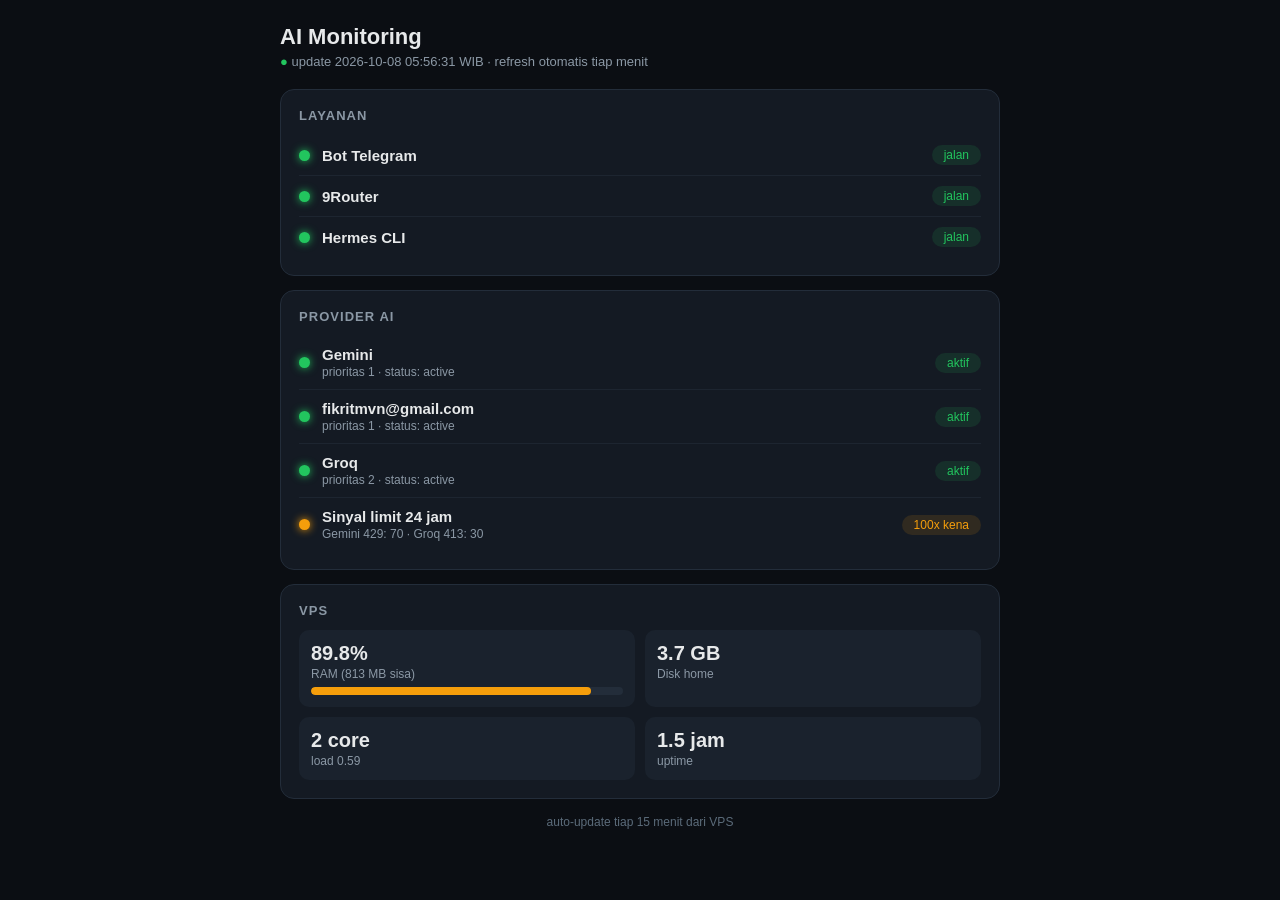
<file: index.html>
<!DOCTYPE html>
<html lang="id">
<head>
<meta charset="utf-8">
<meta name="viewport" content="width=device-width, initial-scale=1">
<title>AI Monitoring — kajoe</title>
<style>
  * { box-sizing: border-box; margin: 0; padding: 0; }
  body { font-family: -apple-system, 'Segoe UI', Roboto, sans-serif; background: #0b0e13; color: #e7e9ea; padding: 24px 16px; min-height: 100vh; }
  .wrap { max-width: 720px; margin: 0 auto; }
  h1 { font-size: 22px; margin-bottom: 4px; }
  .sub { color: #8b98a5; font-size: 13px; margin-bottom: 20px; }
  .sub .live { color: #22c55e; }
  .section { background: #141a23; border: 1px solid #232d3a; border-radius: 14px; padding: 18px; margin-bottom: 14px; }
  .section h2 { font-size: 13px; text-transform: uppercase; letter-spacing: .08em; color: #8b98a5; margin-bottom: 12px; font-weight: 600; }
  .row { display: flex; align-items: center; gap: 12px; padding: 10px 0; border-bottom: 1px solid #1d2530; }
  .row:last-child { border-bottom: none; }
  .dot { width: 11px; height: 11px; border-radius: 50%; flex-shrink: 0; }
  .dot.ok { background: #22c55e; box-shadow: 0 0 8px #22c55e; }
  .dot.bad { background: #ef4444; box-shadow: 0 0 8px #ef4444; }
  .dot.warn { background: #f59e0b; box-shadow: 0 0 8px #f59e0b; }
  .name { font-weight: 600; font-size: 15px; }
  .meta { color: #8b98a5; font-size: 12px; margin-top: 2px; }
  .tag { margin-left: auto; font-size: 12px; padding: 3px 12px; border-radius: 20px; flex-shrink: 0; }
  .tag.ok { color: #22c55e; background: rgba(34,197,94,.12); }
  .tag.bad { color: #ef4444; background: rgba(239,68,68,.12); }
  .tag.warn { color: #f59e0b; background: rgba(245,158,11,.12); }
  .bar { height: 8px; background: #232d3a; border-radius: 4px; overflow: hidden; margin-top: 6px; }
  .bar > div { height: 100%; border-radius: 4px; background: #22c55e; transition: width .5s; }
  .bar > div.warn { background: #f59e0b; }
  .bar > div.bad { background: #ef4444; }
  .grid { display: grid; grid-template-columns: 1fr 1fr; gap: 10px; }
  .stat { background: #1a222d; border-radius: 10px; padding: 12px; }
  .stat .v { font-size: 20px; font-weight: 700; }
  .stat .l { font-size: 12px; color: #8b98a5; margin-top: 2px; }
  .err { text-align: center; color: #8b98a5; padding: 40px 0; }
  .foot { text-align: center; color: #5b6b7a; font-size: 12px; margin-top: 16px; }
  .models { display: flex; flex-wrap: wrap; gap: 6px; margin-top: 8px; }
  .model-chip { font-size: 11px; background: #1a222d; border: 1px solid #232d3a; border-radius: 12px; padding: 3px 10px; color: #a8b5c2; }
</style>
</head>
<body>
<div class="wrap">
  <h1>AI Monitoring</h1>
  <div class="sub"><span class="live">●</span> <span id="updated">memuat…</span> · refresh otomatis tiap menit</div>
  <div id="content"><div class="err">Memuat data…</div></div>
  <div class="foot">auto-update tiap 15 menit dari VPS</div>
</div>
<script>
var DATA_URL = "monitoring-data.json";

function dot(cls) { return '<div class="dot ' + cls + '"></div>'; }
function tag(txt, cls) { return '<div class="tag ' + cls + '">' + txt + '</div>'; }
function esc(s) { return String(s == null ? "" : s).replace(/[&<>"]/g, function(c){ return {"&":"&amp;","<":"&lt;",">":"&gt;",'"':"&quot;"}[c]; }); }

function render(d) {
  document.getElementById("updated").textContent = "update " + d.updated_at;
  var h = "";

  h += '<div class="section"><h2>Layanan</h2>';
  (d.services || []).forEach(function(s) {
    h += '<div class="row">' + dot(s.running ? "ok" : "bad") +
      '<div><div class="name">' + esc(s.name) + '</div></div>' +
      tag(s.running ? "jalan" : "mati", s.running ? "ok" : "bad") + '</div>';
  });
  h += "</div>";

  h += '<div class="section"><h2>Provider AI</h2>';
  (d.providers || []).forEach(function(p) {
    var ok = p.active && p.status === "active";
    h += '<div class="row">' + dot(ok ? "ok" : "warn") +
      '<div><div class="name">' + esc(p.name) + '</div>' +
      '<div class="meta">prioritas ' + p.priority + ' · status: ' + esc(p.status || "-") + '</div>';
    if (p.models && p.models.length) {
      h += '<div class="models">' + p.models.map(function(m){ return '<span class="model-chip">' + esc(m) + '</span>'; }).join("") + '</div>';
    }
    h += '</div>' + tag(ok ? "aktif" : "cek", ok ? "ok" : "warn") + '</div>';
  });
  var q = d.quota_signals_24h || {};
  var qTotal = (q.gemini_429 || 0) + (q.groq_413 || 0);
  h += '<div class="row">' + dot(qTotal > 0 ? "warn" : "ok") +
    '<div><div class="name">Sinyal limit 24 jam</div>' +
    '<div class="meta">Gemini 429: ' + (q.gemini_429 || 0) + ' · Groq 413: ' + (q.groq_413 || 0) + '</div></div>' +
    tag(qTotal > 0 ? qTotal + "x kena" : "bersih", qTotal > 0 ? "warn" : "ok") + '</div>';
  h += "</div>";

  var s = d.system || {};
  var ramCls = s.ram_used_pct > 90 ? "bad" : (s.ram_used_pct > 75 ? "warn" : "");
  h += '<div class="section"><h2>VPS</h2><div class="grid">';
  h += '<div class="stat"><div class="v">' + (s.ram_used_pct || "-") + '%</div><div class="l">RAM (' + (s.ram_available_mb || "-") + ' MB sisa)</div><div class="bar"><div class="' + ramCls + '" style="width:' + (s.ram_used_pct || 0) + '%"></div></div></div>';
  h += '<div class="stat"><div class="v">' + (s.disk_home_mb ? (s.disk_home_mb/1024).toFixed(1) + " GB" : "-") + '</div><div class="l">Disk home</div></div>';
  h += '<div class="stat"><div class="v">' + (s.cpu_count || "-") + ' core</div><div class="l">load ' + (s.load_1m || "-") + '</div></div>';
  h += '<div class="stat"><div class="v">' + (s.uptime_hours || "-") + ' jam</div><div class="l">uptime</div></div>';
  h += "</div></div>";

  document.getElementById("content").innerHTML = h;
}

function load() {
  fetch(DATA_URL + "?t=" + Date.now())
    .then(function(r) { if (!r.ok) throw 0; return r.json(); })
    .then(render)
    .catch(function() {
      document.getElementById("content").innerHTML = '<div class="err">Gagal memuat data. Coba refresh.</div>';
    });
}
load();
setInterval(load, 60000);
</script>
</body>
</html>
</file>
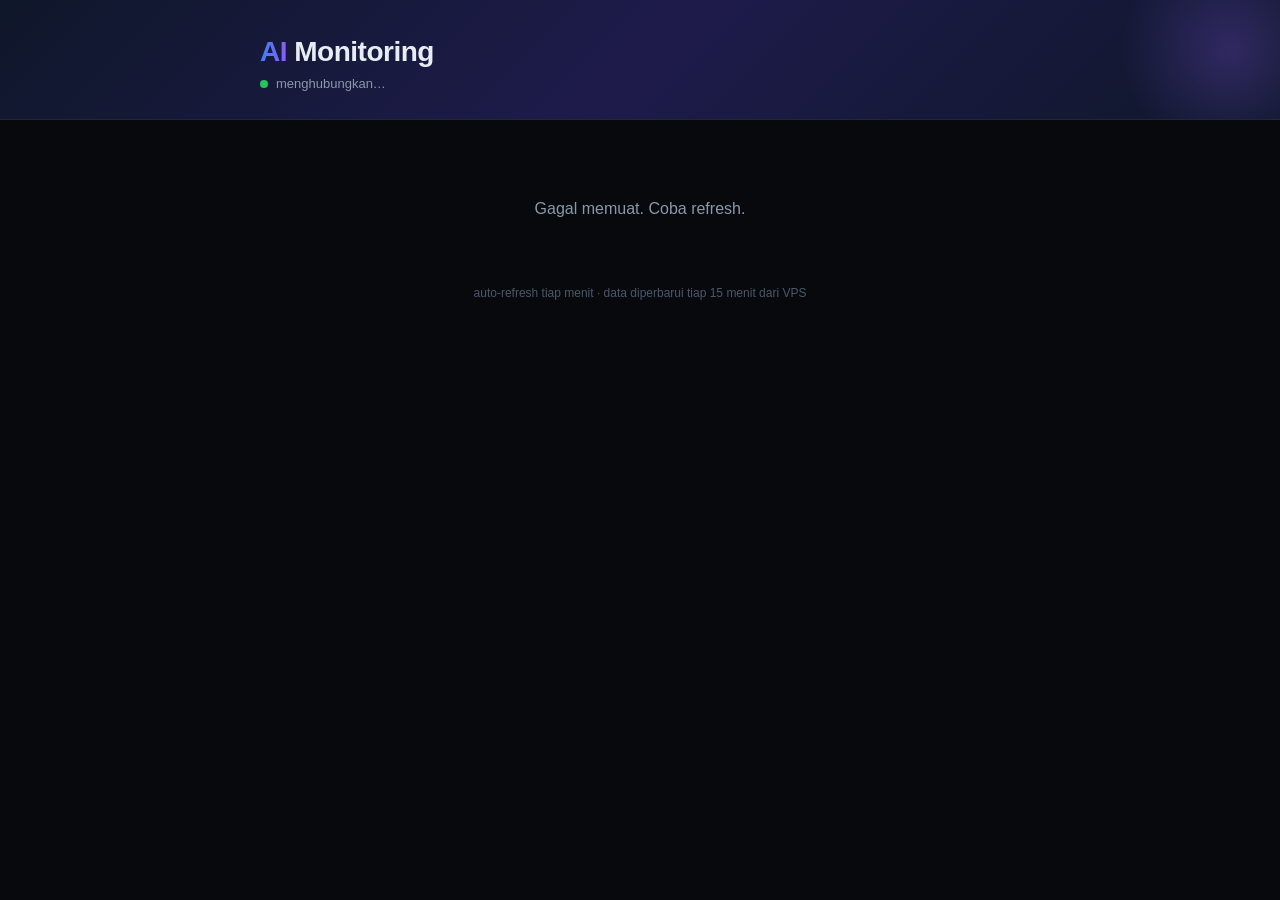
<file: monitoring.html>
<!DOCTYPE html>
<html lang="id">
<head>
<meta charset="utf-8">
<meta name="viewport" content="width=device-width, initial-scale=1">
<title>AI Monitoring — kajoe</title>
<style>
  * { box-sizing: border-box; margin: 0; padding: 0; }
  :root { --bg: #07090d; --card: #10141b; --card2: #161c26; --border: #1f2836; --txt: #e8edf3; --mut: #8b98a9; --green: #22c55e; --red: #ef4444; --amber: #f59e0b; --blue: #3b82f6; --purple: #8b5cf6; }
  body { font-family: -apple-system, 'Segoe UI', Roboto, 'Inter', sans-serif; background: var(--bg); color: var(--txt); min-height: 100vh; }
  .hero { background: linear-gradient(135deg, #0f172a 0%, #1e1b4b 50%, #0f172a 100%); padding: 36px 20px 28px; border-bottom: 1px solid var(--border); position: relative; overflow: hidden; }
  .hero::before { content: ""; position: absolute; top: -60px; right: -60px; width: 220px; height: 220px; background: radial-gradient(circle, rgba(139,92,246,.25), transparent 70%); border-radius: 50%; }
  .hero-inner { max-width: 760px; margin: 0 auto; position: relative; z-index: 1; }
  .hero h1 { font-size: 28px; font-weight: 800; letter-spacing: -0.5px; }
  .hero h1 .ai { background: linear-gradient(90deg, var(--blue), var(--purple)); -webkit-background-clip: text; -webkit-text-fill-color: transparent; }
  .hero .sub { color: var(--mut); font-size: 13px; margin-top: 8px; display: flex; align-items: center; gap: 8px; }
  .pulse { width: 8px; height: 8px; border-radius: 50%; background: var(--green); animation: pulse 2s infinite; }
  @keyframes pulse { 0%,100% { box-shadow: 0 0 0 0 rgba(34,197,94,.5); } 50% { box-shadow: 0 0 0 6px rgba(34,197,94,0); } }
  .wrap { max-width: 760px; margin: 0 auto; padding: 20px 16px 40px; }
  .section { margin-bottom: 22px; }
  .section-title { font-size: 12px; text-transform: uppercase; letter-spacing: .12em; color: var(--mut); font-weight: 700; margin-bottom: 12px; display: flex; align-items: center; gap: 8px; }
  .section-title::after { content: ""; flex: 1; height: 1px; background: var(--border); }
  .cards { display: grid; grid-template-columns: repeat(auto-fill, minmax(210px, 1fr)); gap: 12px; }
  .card { background: var(--card); border: 1px solid var(--border); border-radius: 16px; padding: 16px; }
  .card-top { display: flex; align-items: center; gap: 10px; margin-bottom: 10px; }
  .dot { width: 12px; height: 12px; border-radius: 50%; flex-shrink: 0; }
  .dot.ok { background: var(--green); box-shadow: 0 0 10px var(--green); animation: pulse 2s infinite; }
  .dot.bad { background: var(--red); box-shadow: 0 0 10px var(--red); }
  .dot.warn { background: var(--amber); box-shadow: 0 0 10px var(--amber); }
  .card-name { font-weight: 700; font-size: 15px; }
  .card-sub { color: var(--mut); font-size: 12px; margin-top: 2px; }
  .card-foot { margin-top: 10px; }
  .badge { font-size: 11px; font-weight: 700; padding: 4px 12px; border-radius: 20px; text-transform: uppercase; letter-spacing: .05em; display: inline-block; }
  .badge.ok { color: var(--green); background: rgba(34,197,94,.12); border: 1px solid rgba(34,197,94,.3); }
  .badge.bad { color: var(--red); background: rgba(239,68,68,.12); border: 1px solid rgba(239,68,68,.3); }
  .badge.warn { color: var(--amber); background: rgba(245,158,11,.12); border: 1px solid rgba(245,158,11,.3); }
  .chips { display: flex; flex-wrap: wrap; gap: 6px; margin-top: 10px; }
  .chip { font-size: 11px; background: var(--card2); border: 1px solid var(--border); border-radius: 12px; padding: 4px 10px; color: #a8b5c7; font-family: monospace; }
  /* Limit cards */
  .limit-grid { display: grid; grid-template-columns: 1fr 1fr; gap: 12px; }
  @media (max-width: 500px) { .limit-grid { grid-template-columns: 1fr; } }
  .limit-card { border-radius: 16px; padding: 18px; border: 1px solid var(--border); position: relative; overflow: hidden; }
  .limit-card.safe { background: linear-gradient(135deg, rgba(34,197,94,.08), var(--card)); }
  .limit-card.hit { background: linear-gradient(135deg, rgba(245,158,11,.1), var(--card)); border-color: rgba(245,158,11,.35); }
  .limit-card h3 { font-size: 16px; margin-bottom: 4px; }
  .limit-card .big-status { font-size: 13px; font-weight: 700; margin: 8px 0; }
  .limit-card .detail { font-size: 12px; color: var(--mut); line-height: 1.6; }
  .limit-card .meaning { font-size: 12px; margin-top: 10px; padding: 10px; background: rgba(0,0,0,.25); border-radius: 10px; line-height: 1.5; }
  .stat-grid { display: grid; grid-template-columns: repeat(2, 1fr); gap: 12px; margin-bottom: 12px; }
  @media (min-width: 600px) { .stat-grid { grid-template-columns: repeat(4, 1fr); } }
  .stat { background: var(--card); border: 1px solid var(--border); border-radius: 16px; padding: 16px; text-align: center; }
  .stat .big { font-size: 26px; font-weight: 800; }
  .stat .lbl { font-size: 11px; color: var(--mut); text-transform: uppercase; letter-spacing: .08em; margin-top: 4px; }
  .usage-card{background:var(--card);border:1px solid var(--border);border-radius:16px;padding:16px 18px;margin-bottom:12px;}.usage-top{display:flex;justify-content:space-between;align-items:baseline;margin-bottom:8px;}.usage-name{font-weight:700;font-size:14px;}.usage-pct{font-size:22px;font-weight:800;}.usage-sub{font-size:12px;color:var(--mut);margin-bottom:10px;}.usage-track{height:10px;background:var(--card2);border-radius:5px;overflow:hidden;}.usage-fill{height:100%;border-radius:5px;transition:width .5s;}
  .foot { text-align: center; color: #4b586a; font-size: 12px; margin-top: 8px; }
  .loading { text-align: center; padding: 60px 0; color: var(--mut); }
  .spinner { width: 36px; height: 36px; border: 3px solid var(--border); border-top-color: var(--purple); border-radius: 50%; margin: 0 auto 16px; animation: spin 0.8s linear infinite; }
  @keyframes spin { to { transform: rotate(360deg); } }
</style>
</head>
<body>
<div class="hero"><div class="hero-inner">
  <h1><span class="ai">AI</span> Monitoring</h1>
  <div class="sub"><span class="pulse"></span><span id="updated">menghubungkan…</span></div>
</div></div>
<div class="wrap"><div id="content"><div class="loading"><div class="spinner"></div>Memuat data…</div></div>
<div class="foot">auto-refresh tiap menit · data diperbarui tiap 15 menit dari VPS</div></div>
<script>
var DATA_URL = "https://raw.githubusercontent.com/fikrici/vibe-porto/data/monitoring-data.json";
function esc(s){return String(s==null?"":s).replace(/[&<>"]/g,function(c){return{"&":"&amp;","<":"&lt;",">":"&gt;",'"':"&quot;"}[c];});}

function limitCard(name, count, code, whatItMeans, tip){
  var hit = count > 0;
  return '<div class="limit-card '+(hit?"hit":"safe")+'"><h3>'+esc(name)+'</h3>'+
    '<div class="big-status" style="color:'+(hit?"var(--amber)":"var(--green)")+'">'+(hit?"⚠ Kena limit "+count+"x":"✅ Aman")+'</div>'+
    '<div class="detail">Kode: <b>'+code+'</b></div>'+
    '<div class="meaning">💡 '+whatItMeans+'<br><br>🔧 '+tip+'</div></div>';
}

function render(d){
  document.getElementById("updated").textContent = "live · update " + d.updated_at;
  var h = "";
  h += '<div class="section"><div class="section-title">Layanan</div><div class="cards">';
  (d.services||[]).forEach(function(s){
    h += '<div class="card"><div class="card-top"><span class="dot '+(s.running?"ok":"bad")+'"></span><div><div class="card-name">'+esc(s.name)+'</div></div></div><div class="card-foot"><span class="badge '+(s.running?"ok":"bad")+'">'+(s.running?"online":"offline")+'</span></div></div>';
  });
  h += '</div></div>';
  h += '<div class="section"><div class="section-title">9Router Providers</div>';
  var modelsByProv = {};
  (d.models||[]).forEach(function(m){ (modelsByProv[m.provider]=modelsByProv[m.provider]||[]).push(m); });
  (d.providers||[]).forEach(function(p){
    var ok = p.active && p.status==="active";
    var ms = modelsByProv[p.provider]||[];
    h += '<div class="card" style="margin-bottom:12px"><div class="card-top"><span class="dot '+(ok?"ok":"warn")+'"></span><div style="flex:1"><div class="card-name">'+esc(p.name)+'</div><div class="card-sub">prioritas '+p.priority+' &middot; '+ms.length+' model</div></div><span class="badge '+(ok?"ok":"warn")+'">'+(ok?"aktif":"periksa")+'</span></div>';
    if(ms.length){ h += '<div class="chips">'+ms.map(function(m){return '<span class="chip" title="'+esc(m.full||"")+'">'+esc(m.name||m.model)+'</span>';}).join("")+'</div>'; }
    h += '</div>';
  });
  h += '</div>';

  var q=d.quota_signals_24h||{};
  h += '<div class="section"><div class="section-title">Status Limit API</div><div class="limit-grid">';
  h += limitCard("Gemini", q.gemini_429||0, "429 Quota Exceeded",
    "Google membatasi pemakaian gratis. Kalau kena ini, AI nggak bisa jawab sampai kuota reset (biasanya harian).",
    "Tunggu reset kuota, atau pakai Groq sebagai cadangan.");
  h += limitCard("Groq", q.groq_413||0, "413 Request Too Large",
    "Chat kepanjangan melebihi batas 8000 token/menit paket gratis Groq.",
    "Mulai chat baru biar konteksnya kecil lagi.");
  h += '</div></div>';

  var s=d.system||{};
  h += '<div class="section"><div class="section-title">Uptime</div><div class="cards"><div class="card"><div class="card-top"><span class="dot ok"></span><div><div class="card-name">' + (s.uptime_hours || "-") + ' jam</div><div class="card-sub">VPS uptime &middot; ' + (s.cpu_count || "-") + ' core CPU</div></div></div></div></div></div>';

  var diskPct = s.disk_home_mb ? Math.min(100, Math.round(s.disk_home_mb / 10240 * 100)) : 0;
  h += '<div class="section"><div class="section-title">Pemakaian VPS</div>';
  h += usageBar("RAM", s.ram_used_pct||0, (s.ram_available_mb||"-")+" MB sisa", s.ram_used_pct>90?"var(--red)":(s.ram_used_pct>75?"var(--amber)":"var(--green)"));
  h += usageBar("Disk", diskPct, (s.disk_home_mb?(s.disk_home_mb/1024).toFixed(1):"-")+" GB terpakai", diskPct>90?"var(--red)":(diskPct>75?"var(--amber)":"var(--blue)"));
  h += usageBar("CPU Load", Math.min(100,Math.round((s.load_1m||0)/(s.cpu_count||2)*100)), "load "+(s.load_1m||"-")+" / "+(s.cpu_count||"-")+" core", "var(--purple)");
  h += '</div>';

  document.getElementById("content").innerHTML = h;
}

function usageBar(name, pct, sub, color){
  return '<div class="usage-card"><div class="usage-top"><span class="usage-name">'+name+'</span><span class="usage-pct" style="color:'+color+'">'+pct+'%</span></div><div class="usage-sub">'+sub+'</div><div class="usage-track"><div class="usage-fill" style="width:'+Math.min(100,pct)+'%;background:'+color+'"></div></div></div>';
}

function load(){fetch(DATA_URL+"?t="+Date.now()).then(function(r){if(!r.ok)throw 0;return r.json();}).then(render).catch(function(){document.getElementById("content").innerHTML='<div class="loading">Gagal memuat. Coba refresh.</div>';});}
load(); setInterval(load,60000);
</script>
</body>
</html>
</file>
